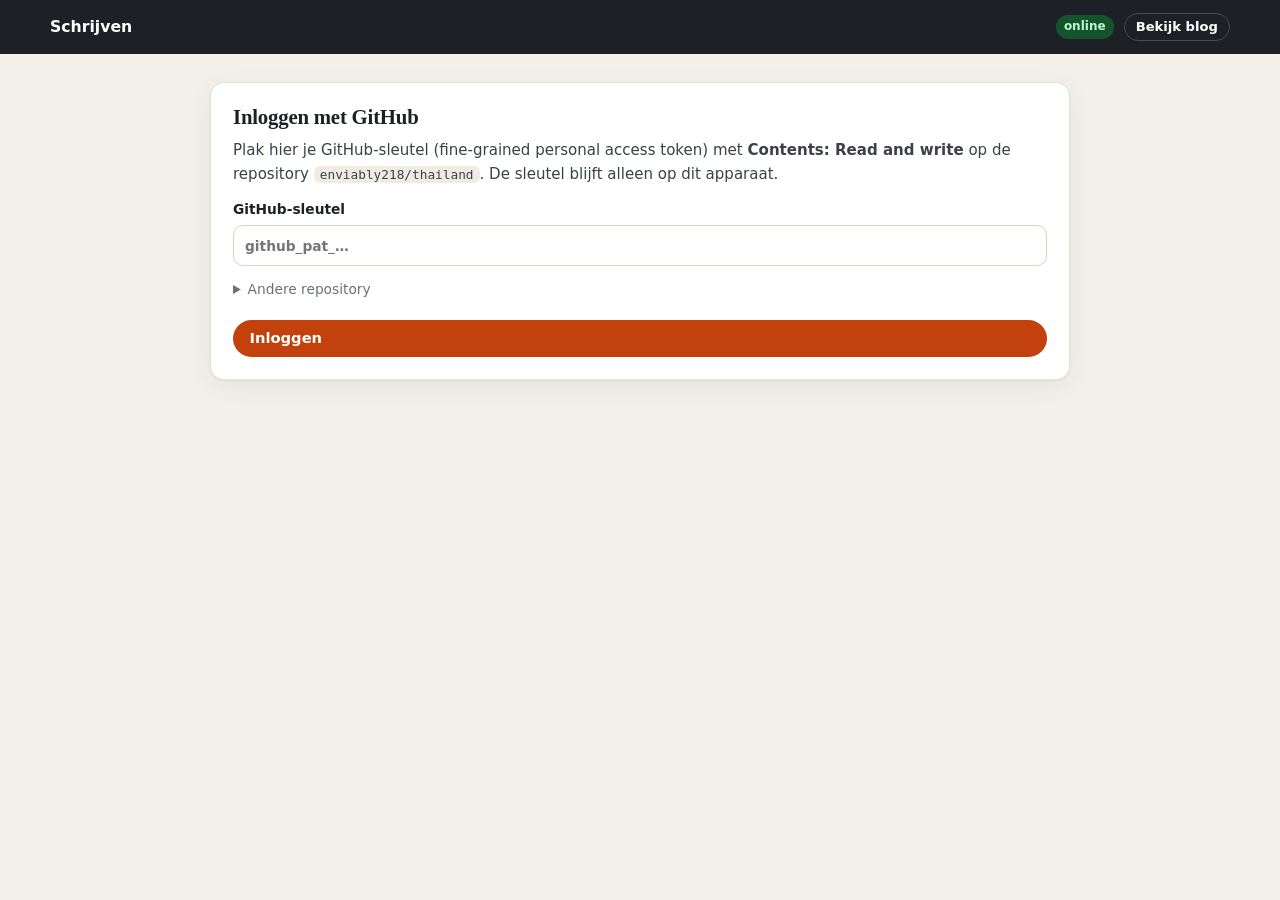
<file: beheer.html>
<!doctype html>
<html lang="nl">
<head>
  <meta charset="utf-8">
  <meta name="viewport" content="width=device-width, initial-scale=1, viewport-fit=cover">
  <meta name="robots" content="noindex, nofollow">
  <title>Schrijven · reisblog</title>
  <meta name="theme-color" content="#1d2125">
  <link rel="manifest" href="manifest.webmanifest">
  <link rel="icon" href="assets/icon.svg" type="image/svg+xml">
  <link rel="apple-touch-icon" href="assets/icon-192.png">
  <meta name="apple-mobile-web-app-capable" content="yes">
  <link rel="stylesheet" href="assets/vendor/leaflet/leaflet.css">
  <link rel="stylesheet" href="assets/style.css">
  <link rel="stylesheet" href="assets/admin.css">
</head>
<body class="admin">
  <header class="abar">
    <div class="wrap abar-inner">
      <div class="abar-title"><strong>Schrijven</strong><span id="abarTrip"></span></div>
      <div class="abar-right">
        <span class="net" id="net"></span>
        <a class="btn btn-sm btn-ghost-dark" href="./" target="_blank" rel="noopener">Bekijk blog</a>
      </div>
    </div>
  </header>

  <main class="wrap amain">
    <div id="toast" class="toast" hidden></div>

    <!-- Inloggen -->
    <section id="scrLogin" class="card screen" hidden>
      <h2>Inloggen met GitHub</h2>
      <p>Plak hier je GitHub-sleutel (fine-grained personal access token) met <strong>Contents: Read and write</strong> op de repository <code id="repoName"></code>. De sleutel blijft alleen op dit apparaat.</p>
      <form id="loginForm" class="stack">
        <label>GitHub-sleutel<input id="token" type="password" autocomplete="off" placeholder="github_pat_…" required></label>
        <details><summary>Andere repository</summary>
          <div class="row2"><label>Eigenaar<input id="owner"></label><label>Repository<input id="repo"></label></div>
        </details>
        <p class="err" id="loginErr" hidden></p>
        <button class="btn btn-primary" type="submit">Inloggen</button>
      </form>
    </section>

    <!-- Wachtwoord instellen -->
    <section id="scrSetup" class="card screen" hidden>
      <h2>Wachtwoord voor exacte locaties instellen</h2>
      <p>Met dit wachtwoord worden exacte locaties versleuteld. Lezers die het wachtwoord hebben, kunnen de exacte plekken zien. Kies een zin van 4 of meer losse woorden, bijvoorbeeld <em>mango-tuktuk-regen-veertien</em>. Stuur het wachtwoord niet mee in de blog zelf.</p>
      <form id="setupForm" class="stack">
        <label>Wachtwoord<input id="pw1" type="password" autocomplete="new-password" minlength="10" required></label>
        <label>Herhaal wachtwoord<input id="pw2" type="password" autocomplete="new-password" minlength="10" required></label>
        <p class="err" id="setupErr" hidden></p>
        <button class="btn btn-primary" type="submit">Wachtwoord instellen</button>
      </form>
    </section>

    <!-- Ontgrendelen -->
    <section id="scrUnlock" class="card screen" hidden>
      <h2>Wachtwoord invoeren</h2>
      <p>Nodig om exacte locaties te versleutelen. Dit hoef je per apparaat maar één keer te doen.</p>
      <form id="unlockForm2" class="stack">
        <label>Wachtwoord<input id="pwU" type="password" autocomplete="current-password" required></label>
        <p class="err" id="unlockErr" hidden></p>
        <button class="btn btn-primary" type="submit">Doorgaan</button>
      </form>
    </section>

    <!-- Hoofdscherm -->
    <section id="scrMain" hidden>
      <div class="queue card" id="queueBox" hidden></div>
      <nav class="tabs" id="tabs">
        <button data-tab="nieuw" class="on">Nieuw bericht</button>
        <button data-tab="berichten">Berichten</button>
        <button data-tab="tijdlijn">Tijdlijn</button>
        <button data-tab="vluchten">Vluchten</button>
        <button data-tab="intro">Intro</button>
        <button data-tab="instellingen">Instellingen</button>
      </nav>

      <div class="tab" id="tab-nieuw"></div>
      <div class="tab" id="tab-berichten" hidden></div>
      <div class="tab" id="tab-tijdlijn" hidden></div>
      <div class="tab" id="tab-vluchten" hidden></div>
      <div class="tab" id="tab-intro" hidden></div>
      <div class="tab" id="tab-instellingen" hidden></div>
    </section>
  </main>

  <script src="assets/vendor/leaflet/leaflet.js"></script>
  <script type="module" src="assets/admin.js"></script>
  <script>
    if ('serviceWorker' in navigator) addEventListener('load', () => navigator.serviceWorker.register('sw.js').catch(() => {}));
  </script>
</body>
</html>
</file>
<file: assets/vendor/leaflet/leaflet.css>
/* required styles */

.leaflet-pane,
.leaflet-tile,
.leaflet-marker-icon,
.leaflet-marker-shadow,
.leaflet-tile-container,
.leaflet-pane > svg,
.leaflet-pane > canvas,
.leaflet-zoom-box,
.leaflet-image-layer,
.leaflet-layer {
	position: absolute;
	left: 0;
	top: 0;
	}
.leaflet-container {
	overflow: hidden;
	}
.leaflet-tile,
.leaflet-marker-icon,
.leaflet-marker-shadow {
	-webkit-user-select: none;
	   -moz-user-select: none;
	        user-select: none;
	  -webkit-user-drag: none;
	}
/* Prevents IE11 from highlighting tiles in blue */
.leaflet-tile::selection {
	background: transparent;
}
/* Safari renders non-retina tile on retina better with this, but Chrome is worse */
.leaflet-safari .leaflet-tile {
	image-rendering: -webkit-optimize-contrast;
	}
/* hack that prevents hw layers "stretching" when loading new tiles */
.leaflet-safari .leaflet-tile-container {
	width: 1600px;
	height: 1600px;
	-webkit-transform-origin: 0 0;
	}
.leaflet-marker-icon,
.leaflet-marker-shadow {
	display: block;
	}
/* .leaflet-container svg: reset svg max-width decleration shipped in Joomla! (joomla.org) 3.x */
/* .leaflet-container img: map is broken in FF if you have max-width: 100% on tiles */
.leaflet-container .leaflet-overlay-pane svg {
	max-width: none !important;
	max-height: none !important;
	}
.leaflet-container .leaflet-marker-pane img,
.leaflet-container .leaflet-shadow-pane img,
.leaflet-container .leaflet-tile-pane img,
.leaflet-container img.leaflet-image-layer,
.leaflet-container .leaflet-tile {
	max-width: none !important;
	max-height: none !important;
	width: auto;
	padding: 0;
	}

.leaflet-container img.leaflet-tile {
	/* See: https://bugs.chromium.org/p/chromium/issues/detail?id=600120 */
	mix-blend-mode: plus-lighter;
}

.leaflet-container.leaflet-touch-zoom {
	-ms-touch-action: pan-x pan-y;
	touch-action: pan-x pan-y;
	}
.leaflet-container.leaflet-touch-drag {
	-ms-touch-action: pinch-zoom;
	/* Fallback for FF which doesn't support pinch-zoom */
	touch-action: none;
	touch-action: pinch-zoom;
}
.leaflet-container.leaflet-touch-drag.leaflet-touch-zoom {
	-ms-touch-action: none;
	touch-action: none;
}
.leaflet-container {
	-webkit-tap-highlight-color: transparent;
}
.leaflet-container a {
	-webkit-tap-highlight-color: rgba(51, 181, 229, 0.4);
}
.leaflet-tile {
	filter: inherit;
	visibility: hidden;
	}
.leaflet-tile-loaded {
	visibility: inherit;
	}
.leaflet-zoom-box {
	width: 0;
	height: 0;
	-moz-box-sizing: border-box;
	     box-sizing: border-box;
	z-index: 800;
	}
/* workaround for https://bugzilla.mozilla.org/show_bug.cgi?id=888319 */
.leaflet-overlay-pane svg {
	-moz-user-select: none;
	}

.leaflet-pane         { z-index: 400; }

.leaflet-tile-pane    { z-index: 200; }
.leaflet-overlay-pane { z-index: 400; }
.leaflet-shadow-pane  { z-index: 500; }
.leaflet-marker-pane  { z-index: 600; }
.leaflet-tooltip-pane   { z-index: 650; }
.leaflet-popup-pane   { z-index: 700; }

.leaflet-map-pane canvas { z-index: 100; }
.leaflet-map-pane svg    { z-index: 200; }

.leaflet-vml-shape {
	width: 1px;
	height: 1px;
	}
.lvml {
	behavior: url(#default#VML);
	display: inline-block;
	position: absolute;
	}


/* control positioning */

.leaflet-control {
	position: relative;
	z-index: 800;
	pointer-events: visiblePainted; /* IE 9-10 doesn't have auto */
	pointer-events: auto;
	}
.leaflet-top,
.leaflet-bottom {
	position: absolute;
	z-index: 1000;
	pointer-events: none;
	}
.leaflet-top {
	top: 0;
	}
.leaflet-right {
	right: 0;
	}
.leaflet-bottom {
	bottom: 0;
	}
.leaflet-left {
	left: 0;
	}
.leaflet-control {
	float: left;
	clear: both;
	}
.leaflet-right .leaflet-control {
	float: right;
	}
.leaflet-top .leaflet-control {
	margin-top: 10px;
	}
.leaflet-bottom .leaflet-control {
	margin-bottom: 10px;
	}
.leaflet-left .leaflet-control {
	margin-left: 10px;
	}
.leaflet-right .leaflet-control {
	margin-right: 10px;
	}


/* zoom and fade animations */

.leaflet-fade-anim .leaflet-popup {
	opacity: 0;
	-webkit-transition: opacity 0.2s linear;
	   -moz-transition: opacity 0.2s linear;
	        transition: opacity 0.2s linear;
	}
.leaflet-fade-anim .leaflet-map-pane .leaflet-popup {
	opacity: 1;
	}
.leaflet-zoom-animated {
	-webkit-transform-origin: 0 0;
	    -ms-transform-origin: 0 0;
	        transform-origin: 0 0;
	}
svg.leaflet-zoom-animated {
	will-change: transform;
}

.leaflet-zoom-anim .leaflet-zoom-animated {
	-webkit-transition: -webkit-transform 0.25s cubic-bezier(0,0,0.25,1);
	   -moz-transition:    -moz-transform 0.25s cubic-bezier(0,0,0.25,1);
	        transition:         transform 0.25s cubic-bezier(0,0,0.25,1);
	}
.leaflet-zoom-anim .leaflet-tile,
.leaflet-pan-anim .leaflet-tile {
	-webkit-transition: none;
	   -moz-transition: none;
	        transition: none;
	}

.leaflet-zoom-anim .leaflet-zoom-hide {
	visibility: hidden;
	}


/* cursors */

.leaflet-interactive {
	cursor: pointer;
	}
.leaflet-grab {
	cursor: -webkit-grab;
	cursor:    -moz-grab;
	cursor:         grab;
	}
.leaflet-crosshair,
.leaflet-crosshair .leaflet-interactive {
	cursor: crosshair;
	}
.leaflet-popup-pane,
.leaflet-control {
	cursor: auto;
	}
.leaflet-dragging .leaflet-grab,
.leaflet-dragging .leaflet-grab .leaflet-interactive,
.leaflet-dragging .leaflet-marker-draggable {
	cursor: move;
	cursor: -webkit-grabbing;
	cursor:    -moz-grabbing;
	cursor:         grabbing;
	}

/* marker & overlays interactivity */
.leaflet-marker-icon,
.leaflet-marker-shadow,
.leaflet-image-layer,
.leaflet-pane > svg path,
.leaflet-tile-container {
	pointer-events: none;
	}

.leaflet-marker-icon.leaflet-interactive,
.leaflet-image-layer.leaflet-interactive,
.leaflet-pane > svg path.leaflet-interactive,
svg.leaflet-image-layer.leaflet-interactive path {
	pointer-events: visiblePainted; /* IE 9-10 doesn't have auto */
	pointer-events: auto;
	}

/* visual tweaks */

.leaflet-container {
	background: #ddd;
	outline-offset: 1px;
	}
.leaflet-container a {
	color: #0078A8;
	}
.leaflet-zoom-box {
	border: 2px dotted #38f;
	background: rgba(255,255,255,0.5);
	}


/* general typography */
.leaflet-container {
	font-family: "Helvetica Neue", Arial, Helvetica, sans-serif;
	font-size: 12px;
	font-size: 0.75rem;
	line-height: 1.5;
	}


/* general toolbar styles */

.leaflet-bar {
	box-shadow: 0 1px 5px rgba(0,0,0,0.65);
	border-radius: 4px;
	}
.leaflet-bar a {
	background-color: #fff;
	border-bottom: 1px solid #ccc;
	width: 26px;
	height: 26px;
	line-height: 26px;
	display: block;
	text-align: center;
	text-decoration: none;
	color: black;
	}
.leaflet-bar a,
.leaflet-control-layers-toggle {
	background-position: 50% 50%;
	background-repeat: no-repeat;
	display: block;
	}
.leaflet-bar a:hover,
.leaflet-bar a:focus {
	background-color: #f4f4f4;
	}
.leaflet-bar a:first-child {
	border-top-left-radius: 4px;
	border-top-right-radius: 4px;
	}
.leaflet-bar a:last-child {
	border-bottom-left-radius: 4px;
	border-bottom-right-radius: 4px;
	border-bottom: none;
	}
.leaflet-bar a.leaflet-disabled {
	cursor: default;
	background-color: #f4f4f4;
	color: #bbb;
	}

.leaflet-touch .leaflet-bar a {
	width: 30px;
	height: 30px;
	line-height: 30px;
	}
.leaflet-touch .leaflet-bar a:first-child {
	border-top-left-radius: 2px;
	border-top-right-radius: 2px;
	}
.leaflet-touch .leaflet-bar a:last-child {
	border-bottom-left-radius: 2px;
	border-bottom-right-radius: 2px;
	}

/* zoom control */

.leaflet-control-zoom-in,
.leaflet-control-zoom-out {
	font: bold 18px 'Lucida Console', Monaco, monospace;
	text-indent: 1px;
	}

.leaflet-touch .leaflet-control-zoom-in, .leaflet-touch .leaflet-control-zoom-out  {
	font-size: 22px;
	}


/* layers control */

.leaflet-control-layers {
	box-shadow: 0 1px 5px rgba(0,0,0,0.4);
	background: #fff;
	border-radius: 5px;
	}
.leaflet-control-layers-toggle {
	background-image: url(images/layers.png);
	width: 36px;
	height: 36px;
	}
.leaflet-retina .leaflet-control-layers-toggle {
	background-image: url(images/layers-2x.png);
	background-size: 26px 26px;
	}
.leaflet-touch .leaflet-control-layers-toggle {
	width: 44px;
	height: 44px;
	}
.leaflet-control-layers .leaflet-control-layers-list,
.leaflet-control-layers-expanded .leaflet-control-layers-toggle {
	display: none;
	}
.leaflet-control-layers-expanded .leaflet-control-layers-list {
	display: block;
	position: relative;
	}
.leaflet-control-layers-expanded {
	padding: 6px 10px 6px 6px;
	color: #333;
	background: #fff;
	}
.leaflet-control-layers-scrollbar {
	overflow-y: scroll;
	overflow-x: hidden;
	padding-right: 5px;
	}
.leaflet-control-layers-selector {
	margin-top: 2px;
	position: relative;
	top: 1px;
	}
.leaflet-control-layers label {
	display: block;
	font-size: 13px;
	font-size: 1.08333em;
	}
.leaflet-control-layers-separator {
	height: 0;
	border-top: 1px solid #ddd;
	margin: 5px -10px 5px -6px;
	}

/* Default icon URLs */
.leaflet-default-icon-path { /* used only in path-guessing heuristic, see L.Icon.Default */
	background-image: url(images/marker-icon.png);
	}


/* attribution and scale controls */

.leaflet-container .leaflet-control-attribution {
	background: #fff;
	background: rgba(255, 255, 255, 0.8);
	margin: 0;
	}
.leaflet-control-attribution,
.leaflet-control-scale-line {
	padding: 0 5px;
	color: #333;
	line-height: 1.4;
	}
.leaflet-control-attribution a {
	text-decoration: none;
	}
.leaflet-control-attribution a:hover,
.leaflet-control-attribution a:focus {
	text-decoration: underline;
	}
.leaflet-attribution-flag {
	display: inline !important;
	vertical-align: baseline !important;
	width: 1em;
	height: 0.6669em;
	}
.leaflet-left .leaflet-control-scale {
	margin-left: 5px;
	}
.leaflet-bottom .leaflet-control-scale {
	margin-bottom: 5px;
	}
.leaflet-control-scale-line {
	border: 2px solid #777;
	border-top: none;
	line-height: 1.1;
	padding: 2px 5px 1px;
	white-space: nowrap;
	-moz-box-sizing: border-box;
	     box-sizing: border-box;
	background: rgba(255, 255, 255, 0.8);
	text-shadow: 1px 1px #fff;
	}
.leaflet-control-scale-line:not(:first-child) {
	border-top: 2px solid #777;
	border-bottom: none;
	margin-top: -2px;
	}
.leaflet-control-scale-line:not(:first-child):not(:last-child) {
	border-bottom: 2px solid #777;
	}

.leaflet-touch .leaflet-control-attribution,
.leaflet-touch .leaflet-control-layers,
.leaflet-touch .leaflet-bar {
	box-shadow: none;
	}
.leaflet-touch .leaflet-control-layers,
.leaflet-touch .leaflet-bar {
	border: 2px solid rgba(0,0,0,0.2);
	background-clip: padding-box;
	}


/* popup */

.leaflet-popup {
	position: absolute;
	text-align: center;
	margin-bottom: 20px;
	}
.leaflet-popup-content-wrapper {
	padding: 1px;
	text-align: left;
	border-radius: 12px;
	}
.leaflet-popup-content {
	margin: 13px 24px 13px 20px;
	line-height: 1.3;
	font-size: 13px;
	font-size: 1.08333em;
	min-height: 1px;
	}
.leaflet-popup-content p {
	margin: 17px 0;
	margin: 1.3em 0;
	}
.leaflet-popup-tip-container {
	width: 40px;
	height: 20px;
	position: absolute;
	left: 50%;
	margin-top: -1px;
	margin-left: -20px;
	overflow: hidden;
	pointer-events: none;
	}
.leaflet-popup-tip {
	width: 17px;
	height: 17px;
	padding: 1px;

	margin: -10px auto 0;
	pointer-events: auto;

	-webkit-transform: rotate(45deg);
	   -moz-transform: rotate(45deg);
	    -ms-transform: rotate(45deg);
	        transform: rotate(45deg);
	}
.leaflet-popup-content-wrapper,
.leaflet-popup-tip {
	background: white;
	color: #333;
	box-shadow: 0 3px 14px rgba(0,0,0,0.4);
	}
.leaflet-container a.leaflet-popup-close-button {
	position: absolute;
	top: 0;
	right: 0;
	border: none;
	text-align: center;
	width: 24px;
	height: 24px;
	font: 16px/24px Tahoma, Verdana, sans-serif;
	color: #757575;
	text-decoration: none;
	background: transparent;
	}
.leaflet-container a.leaflet-popup-close-button:hover,
.leaflet-container a.leaflet-popup-close-button:focus {
	color: #585858;
	}
.leaflet-popup-scrolled {
	overflow: auto;
	}

.leaflet-oldie .leaflet-popup-content-wrapper {
	-ms-zoom: 1;
	}
.leaflet-oldie .leaflet-popup-tip {
	width: 24px;
	margin: 0 auto;

	-ms-filter: "progid:DXImageTransform.Microsoft.Matrix(M11=0.70710678, M12=0.70710678, M21=-0.70710678, M22=0.70710678)";
	filter: progid:DXImageTransform.Microsoft.Matrix(M11=0.70710678, M12=0.70710678, M21=-0.70710678, M22=0.70710678);
	}

.leaflet-oldie .leaflet-control-zoom,
.leaflet-oldie .leaflet-control-layers,
.leaflet-oldie .leaflet-popup-content-wrapper,
.leaflet-oldie .leaflet-popup-tip {
	border: 1px solid #999;
	}


/* div icon */

.leaflet-div-icon {
	background: #fff;
	border: 1px solid #666;
	}


/* Tooltip */
/* Base styles for the element that has a tooltip */
.leaflet-tooltip {
	position: absolute;
	padding: 6px;
	background-color: #fff;
	border: 1px solid #fff;
	border-radius: 3px;
	color: #222;
	white-space: nowrap;
	-webkit-user-select: none;
	-moz-user-select: none;
	-ms-user-select: none;
	user-select: none;
	pointer-events: none;
	box-shadow: 0 1px 3px rgba(0,0,0,0.4);
	}
.leaflet-tooltip.leaflet-interactive {
	cursor: pointer;
	pointer-events: auto;
	}
.leaflet-tooltip-top:before,
.leaflet-tooltip-bottom:before,
.leaflet-tooltip-left:before,
.leaflet-tooltip-right:before {
	position: absolute;
	pointer-events: none;
	border: 6px solid transparent;
	background: transparent;
	content: "";
	}

/* Directions */

.leaflet-tooltip-bottom {
	margin-top: 6px;
}
.leaflet-tooltip-top {
	margin-top: -6px;
}
.leaflet-tooltip-bottom:before,
.leaflet-tooltip-top:before {
	left: 50%;
	margin-left: -6px;
	}
.leaflet-tooltip-top:before {
	bottom: 0;
	margin-bottom: -12px;
	border-top-color: #fff;
	}
.leaflet-tooltip-bottom:before {
	top: 0;
	margin-top: -12px;
	margin-left: -6px;
	border-bottom-color: #fff;
	}
.leaflet-tooltip-left {
	margin-left: -6px;
}
.leaflet-tooltip-right {
	margin-left: 6px;
}
.leaflet-tooltip-left:before,
.leaflet-tooltip-right:before {
	top: 50%;
	margin-top: -6px;
	}
.leaflet-tooltip-left:before {
	right: 0;
	margin-right: -12px;
	border-left-color: #fff;
	}
.leaflet-tooltip-right:before {
	left: 0;
	margin-left: -12px;
	border-right-color: #fff;
	}

/* Printing */

@media print {
	/* Prevent printers from removing background-images of controls. */
	.leaflet-control {
		-webkit-print-color-adjust: exact;
		print-color-adjust: exact;
		}
	}
</file>
<file: assets/style.css>
:root {
  --bg: #f7f4ee;
  --card: #ffffff;
  --ink: #1d2125;
  --ink-2: #3b4148;
  --muted: #6b7079;
  --line: #e7e1d6;
  --accent: #c2410c;
  --accent-soft: #fbeee6;
  --teal: #0f766e;
  --violet: #7c3aed;
  --radius: 14px;
  --shadow: 0 1px 2px rgba(28, 25, 20, .05), 0 6px 24px rgba(28, 25, 20, .06);
  --serif: "Iowan Old Style", "Palatino Linotype", "Book Antiqua", Palatino, Georgia, "Times New Roman", serif;
  --sans: system-ui, -apple-system, "Segoe UI", Roboto, "Helvetica Neue", Arial, sans-serif;
}
* { box-sizing: border-box; }
[hidden] { display: none !important; }
html { -webkit-text-size-adjust: 100%; scroll-behavior: smooth; }
body { margin: 0; background: var(--bg); color: var(--ink); font: 16px/1.6 var(--sans); }
body.no-scroll { overflow: hidden; }
a { color: var(--accent); text-underline-offset: 2px; }
img { max-width: 100%; display: block; }
h1, h2, h3, h4 { font-family: var(--serif); font-weight: 600; letter-spacing: -.01em; line-height: 1.2; margin: 0; }
.wrap { width: min(1180px, 100% - 32px); margin-inline: auto; }
.sr-only { position: absolute; width: 1px; height: 1px; overflow: hidden; clip: rect(0 0 0 0); }
.fine { font-size: .82rem; color: var(--muted); }
.card { background: var(--card); border: 1px solid var(--line); border-radius: var(--radius); box-shadow: var(--shadow); }
svg.i { width: 1em; height: 1em; flex: none; }
.intro-grid:has(> #subscribe[hidden]) { grid-template-columns: minmax(0, 760px); }

/* knoppen */
.btn { display: inline-flex; align-items: center; gap: .45em; font: 600 .92rem/1 var(--sans); padding: .7em 1.05em; border-radius: 999px; border: 1px solid transparent; cursor: pointer; text-decoration: none; transition: background .15s, border-color .15s, color .15s; white-space: nowrap; }
.btn-primary { background: var(--accent); color: #fff; }
.btn-primary:hover { background: #a8380a; }
.btn-primary:disabled { opacity: .6; cursor: progress; }
.btn-ghost { background: transparent; color: var(--ink-2); border-color: var(--line); }
.btn-ghost:hover { border-color: #cfc6b6; background: #fff; }
.btn-sm { padding: .5em .85em; font-size: .82rem; }
.btn-wa { background: #e8f7ee; color: #12753a; padding: .5em .9em; font-size: .85rem; }
.btn-wa:hover { background: #d6f1e1; }
.btn-danger { background: #fff; color: #b42318; border-color: #f1c7c2; }
.btn-danger:hover { background: #fef3f2; }

/* hero */
.hero { background: radial-gradient(1200px 400px at 85% -10%, #fde6d4 0%, transparent 60%), radial-gradient(900px 380px at 0% 0%, #e3f1ee 0%, transparent 55%), var(--bg); border-bottom: 1px solid var(--line); }
.hero-inner { padding: 28px 0 30px; }
.hero-top { display: flex; justify-content: space-between; align-items: center; margin-bottom: 18px; }
.kicker { text-transform: uppercase; letter-spacing: .14em; font-size: .74rem; font-weight: 700; color: var(--accent); }
.btn-lock { background: rgba(255, 255, 255, .7); backdrop-filter: blur(4px); font-size: .82rem; padding: .55em .9em; }
.btn-lock.on { color: var(--violet); border-color: #d9c9fb; background: #f6f1ff; }
.hero h1 { font-size: clamp(2.4rem, 6vw, 4rem); }
.subtitle { margin: 8px 0 18px; color: var(--ink-2); font-size: 1.08rem; }
.route-chips { list-style: none; display: flex; flex-wrap: wrap; align-items: center; gap: 4px 0; padding: 0; margin: 0 0 20px; font-size: .9rem; color: var(--ink-2); font-weight: 500; }
.route-chips li:not(:last-child)::after { content: "→"; margin: 0 9px; color: #c3a98c; font-weight: 400; }
.status { display: inline-flex; flex-wrap: wrap; align-items: center; gap: 4px 8px; background: #fff; border: 1px solid var(--line); border-radius: 12px; padding: 10px 14px; font-size: .92rem; box-shadow: var(--shadow); }
.status .sep { color: #c9bfae; }
.dot { width: 9px; height: 9px; border-radius: 50%; background: #d4a373; flex: none; }
.dot.live { background: #16a34a; box-shadow: 0 0 0 0 rgba(22, 163, 74, .5); animation: pulse 2s infinite; }
.dot.done { background: var(--teal); }
@keyframes pulse { 70% { box-shadow: 0 0 0 8px rgba(22, 163, 74, 0); } 100% { box-shadow: 0 0 0 0 rgba(22, 163, 74, 0); } }

/* intro */
main { padding-bottom: 40px; }
.intro-grid { display: grid; grid-template-columns: 1.5fr 1fr; gap: 28px; padding: 34px 0 10px; align-items: start; }
.prose p { margin: 0 0 .9em; }
.prose p:last-child { margin-bottom: 0; }
.prose ul { margin: 0 0 .9em; padding-left: 1.2em; }
.prose h3, .prose h4 { margin: 1em 0 .4em; }
.intro { font-size: 1.08rem; color: var(--ink-2); }
.subscribe { padding: 20px; }
.subscribe-head { display: flex; gap: 10px; align-items: center; margin-bottom: 6px; }
.subscribe-head .ico { color: var(--accent); font-size: 1.3rem; display: flex; }
.subscribe h2 { font-size: 1.15rem; }
.subscribe p { margin: 0 0 12px; font-size: .92rem; color: var(--ink-2); }
.subscribe form { display: flex; gap: 8px; margin-bottom: 10px; }
.subscribe input { flex: 1; min-width: 0; }
input, textarea, select { font: inherit; color: inherit; border: 1px solid #d9d1c3; border-radius: 10px; padding: .62em .8em; background: #fff; width: 100%; }
input:focus, textarea:focus, select:focus { outline: 2px solid #f2b893; outline-offset: 0; border-color: var(--accent); }

/* reis */
.section-head { display: flex; align-items: baseline; justify-content: space-between; gap: 12px; margin: 30px 0 14px; flex-wrap: wrap; }
.section-head h2 { font-size: 1.7rem; }
.seg { display: inline-flex; background: #fff; border: 1px solid var(--line); border-radius: 999px; padding: 3px; }
.seg button { border: 0; background: transparent; font: 600 .82rem var(--sans); padding: .45em .9em; border-radius: 999px; color: var(--muted); cursor: pointer; }
.seg button.on { background: var(--ink); color: #fff; }
.journey-grid { display: grid; grid-template-columns: 1.55fr 1fr; gap: 18px; align-items: start; }
.map-card { overflow: hidden; position: sticky; top: 14px; }
.map { height: 560px; background: #e9e5dc; }
.legend { list-style: none; display: flex; flex-wrap: wrap; gap: 6px 16px; margin: 0; padding: 10px 14px; border-top: 1px solid var(--line); font-size: .8rem; color: var(--muted); }
.legend li { display: flex; align-items: center; gap: 6px; }
.legend i { display: inline-block; width: 22px; height: 0; }
.lg-done { border-top: 3px solid var(--accent); }
.lg-plan { border-top: 2px dashed #8a8f98; }
.lg-post { width: 11px !important; height: 11px !important; border-radius: 50%; background: var(--accent); border: 2px solid #fff; box-shadow: 0 0 0 1px #e2d8c8; }
.lg-stay { width: 14px !important; height: 14px !important; border-radius: 50%; background: rgba(15, 118, 110, .14); border: 1.5px solid var(--teal); }
.leaflet-container { font: inherit; }
.leaflet-tooltip, .leaflet-popup-content { font-size: .84rem; line-height: 1.4; }
.pop a { font-weight: 600; }
.here-dot { display: grid; place-items: center; width: 30px; height: 30px; border-radius: 50%; background: var(--ink); color: #fff; font-size: 16px; box-shadow: 0 0 0 4px rgba(255, 255, 255, .85), 0 4px 10px rgba(0, 0, 0, .25); }
.here-dot.flight svg { transform: rotate(90deg); }

.timeline-card { padding: 0; overflow: hidden; }
.timeline-head { display: flex; justify-content: space-between; align-items: baseline; padding: 14px 16px 10px; border-bottom: 1px solid var(--line); }
.timeline-head h3 { font-size: 1.15rem; }
.timeline { max-height: 560px; overflow: auto; padding: 4px 0 10px; overscroll-behavior: contain; }
.tl-day { padding: 10px 16px 2px; }
.tl-date { display: flex; gap: 8px; align-items: baseline; font-size: .8rem; color: var(--muted); margin-bottom: 4px; position: sticky; top: -4px; background: #fff; padding: 4px 0; z-index: 1; }
.tl-n { font-weight: 700; color: var(--ink); }
.tl-day.today .tl-n { color: var(--accent); }
.tl-day.today .tl-date::after { content: "vandaag"; font-size: .7rem; text-transform: uppercase; letter-spacing: .08em; font-weight: 700; color: #fff; background: var(--accent); border-radius: 999px; padding: 1px 7px; }
.tl-day ul { list-style: none; margin: 0; padding: 0 0 0 4px; border-left: 2px solid var(--line); }
.tl-item { display: grid; grid-template-columns: 26px 1fr; gap: 8px; padding: 7px 8px 7px 0; margin-left: -13px; cursor: pointer; border-radius: 10px; }
.tl-item:hover, .tl-item:focus-visible { background: #faf7f2; outline: none; }
.tl-ico { width: 24px; height: 24px; border-radius: 50%; display: grid; place-items: center; background: #fff; border: 1.5px solid #cfc6b6; color: var(--ink-2); font-size: 13px; }
.tl-item.flight .tl-ico svg { transform: rotate(90deg); }
.tl-item.past .tl-ico { background: var(--ink-2); border-color: var(--ink-2); color: #fff; }
.tl-item.now .tl-ico { background: #16a34a; border-color: #16a34a; color: #fff; }
.tl-item.tl-post .tl-ico { background: var(--accent-soft); border-color: #f2b893; color: var(--accent); }
.tl-item.stay .tl-ico { color: var(--teal); border-color: #9fd1cb; }
.tl-item.stay.past .tl-ico { background: var(--teal); border-color: var(--teal); color: #fff; }
.tl-time { font-size: .78rem; color: var(--muted); font-variant-numeric: tabular-nums; }
.tl-title { font-weight: 600; font-size: .94rem; line-height: 1.3; }
.tl-item.tl-post .tl-title { font-family: var(--serif); font-size: 1rem; }
.tl-item.future .tl-title { color: var(--ink-2); }
.tl-sub { font-size: .8rem; color: var(--muted); }
.tag { display: inline-block; background: #e3f1ee; color: var(--teal); border-radius: 999px; padding: 0 7px; font-size: .72rem; font-weight: 600; }
.t-local { font-weight: 600; color: var(--ink-2); }
.t-zone { font-size: .72em; font-weight: 700; letter-spacing: .04em; color: var(--muted); }
.t-sep { margin: 0 5px; color: #c9bfae; }
.t-nl { color: var(--muted); }

/* posts */
.posts-wrap { max-width: 780px; }
.posts { display: grid; gap: 22px; }
.day-head { font-family: var(--sans); font-size: .84rem; color: var(--muted); font-weight: 600; display: flex; gap: 10px; align-items: center; margin: 14px 0 -6px; }
.day-head span { color: var(--accent); font-weight: 700; }
.day-head::after { content: ""; flex: 1; height: 1px; background: var(--line); }
.post { padding: 22px 24px; scroll-margin-top: 16px; }
.post header { margin-bottom: 12px; }
.post-meta { font-size: .82rem; color: var(--muted); margin-bottom: 4px; }
.post h4 { font-size: 1.55rem; }
.post .prose { font-size: 1.04rem; }
.gallery { display: grid; gap: 4px; margin: 0 -24px 16px; grid-template-columns: repeat(6, 1fr); }
.gallery .ph { padding: 0; border: 0; background: #eee; cursor: zoom-in; overflow: hidden; aspect-ratio: 4 / 3; }
.gallery img { width: 100%; height: 100%; object-fit: cover; transition: transform .3s; }
.gallery .ph:hover img { transform: scale(1.03); }
.g1 .ph { grid-column: span 6; aspect-ratio: 3 / 2; }
.g2 .ph { grid-column: span 3; }
.g3 .ph:first-child { grid-column: span 6; aspect-ratio: 2 / 1; }
.g3 .ph:not(:first-child) { grid-column: span 3; }
.g4 .ph { grid-column: span 3; }
.g5 .ph:nth-child(-n+2) { grid-column: span 3; }
.g5 .ph:nth-child(n+3) { grid-column: span 2; }
.post-loc { display: flex; gap: 14px; align-items: center; margin-top: 16px; padding-top: 14px; border-top: 1px solid var(--line); }
.mini-map { width: 150px; height: 104px; border-radius: 10px; overflow: hidden; flex: none; background: #e9e5dc; cursor: pointer; border: 1px solid var(--line); }
.loc-text { font-size: .9rem; color: var(--ink-2); min-width: 0; }
.coord { display: inline-flex; align-items: baseline; gap: 4px; flex-wrap: wrap; }
.coord svg { color: var(--accent); position: relative; top: 2px; }
.coord.exact { font-variant-numeric: tabular-nums; font-weight: 600; color: var(--violet); }
.coord.exact svg { color: var(--violet); }
.post-foot { display: flex; gap: 8px; margin-top: 16px; flex-wrap: wrap; }
.empty { padding: 28px; text-align: center; color: var(--ink-2); }
.empty p { margin: 4px 0; }

.footer { padding: 20px 0 40px; color: var(--muted); font-size: .82rem; border-top: 1px solid var(--line); }
.footer a { color: var(--muted); }

/* dialoog */
.dlg { border: 0; border-radius: 16px; padding: 24px; width: min(420px, 92vw); box-shadow: 0 20px 60px rgba(0, 0, 0, .25); }
.dlg::backdrop { background: rgba(20, 18, 15, .45); }
.dlg h2 { font-size: 1.3rem; margin-bottom: 8px; }
.dlg p { color: var(--ink-2); font-size: .92rem; margin: 0 0 14px; }
.dlg label { display: block; font-weight: 600; font-size: .86rem; margin-bottom: 6px; }
.dlg-actions { display: flex; justify-content: flex-end; gap: 8px; margin-top: 16px; }
.err { color: #b42318 !important; font-size: .88rem !important; margin: 8px 0 0 !important; }

/* lightbox */
.lightbox { position: fixed; inset: 0; background: rgba(12, 11, 10, .94); z-index: 2000; display: grid; place-items: center; }
.lightbox[hidden] { display: none; }
.lightbox figure { margin: 0; max-width: 94vw; max-height: 90vh; display: grid; gap: 10px; justify-items: center; }
.lightbox img { max-width: 94vw; max-height: 82vh; object-fit: contain; border-radius: 4px; }
.lightbox figcaption { color: #e9e5dc; font-size: .92rem; text-align: center; }
.lightbox button { position: absolute; background: rgba(255, 255, 255, .1); border: 0; color: #fff; font-size: 2rem; width: 48px; height: 48px; border-radius: 50%; cursor: pointer; line-height: 1; }
.lb-close { top: 14px; right: 14px; }
.lb-prev { left: 14px; top: 50%; }
.lb-next { right: 14px; top: 50%; }

@media (max-width: 960px) {
  .journey-grid { grid-template-columns: 1fr; }
  .map-card { position: static; }
  .map { height: 380px; }
  .timeline { max-height: 460px; }
  .intro-grid { grid-template-columns: 1fr; gap: 18px; padding-top: 24px; }
}
@media (max-width: 560px) {
  .wrap { width: calc(100% - 24px); }
  .post { padding: 18px 16px; }
  .gallery { margin: 0 -16px 14px; }
  .post h4 { font-size: 1.35rem; }
  .post-loc { align-items: flex-start; }
  .mini-map { width: 112px; height: 90px; }
  .subscribe form { flex-direction: column; }
  .status { font-size: .86rem; }
}
</file>
<file: assets/admin.css>
body.admin { background: #f3f0ea; }
.abar { background: #1d2125; color: #fff; position: sticky; top: 0; z-index: 1000; }
.abar-inner { display: flex; align-items: center; justify-content: space-between; min-height: 54px; gap: 10px; }
.abar-title { font-size: .98rem; }
.abar-title span { color: #b8bcc2; }
.abar-right { display: flex; align-items: center; gap: 10px; }
.btn-ghost-dark { color: #fff; border: 1px solid #444b53; background: transparent; }
.btn-ghost-dark:hover { background: #2a3036; }
.net { font-size: .75rem; padding: 2px 8px; border-radius: 999px; font-weight: 600; }
.net.on { background: #14532d; color: #bbf7d0; }
.net.off { background: #7c2d12; color: #fed7aa; }
.amain { max-width: 860px; padding: 18px 0 80px; }
.screen { padding: 22px; margin-top: 10px; }
.screen h2, .editor h2, .card > h2 { font-size: 1.3rem; margin-bottom: 8px; }
.screen p, .editor p, .card > p { color: var(--ink-2); font-size: .94rem; margin: 0 0 12px; }
.stack { display: grid; gap: 12px; }
label { font-weight: 600; font-size: .86rem; display: grid; gap: 5px; }
label.chk { display: inline-flex; align-items: center; gap: 6px; font-weight: 500; white-space: nowrap; }
label.chk input { width: auto; padding: 0; margin: 0; flex: none; }
.locbar label.chk { flex: none; }
.fld { margin-bottom: 14px; }
.fld.small { margin-bottom: 8px; }
.flabel { font-weight: 600; font-size: .86rem; margin-bottom: 6px; }
.hint { font-weight: 400; font-size: .78rem; color: var(--muted); }
details summary { cursor: pointer; font-size: .86rem; color: var(--muted); margin-bottom: 8px; }
.row2 { display: grid; grid-template-columns: 1fr 1fr; gap: 12px; }
.row3 { display: grid; grid-template-columns: 1.4fr 1fr 1fr; gap: 10px; }
code { background: #f1ece3; border-radius: 6px; padding: 1px 6px; font-size: .85em; word-break: break-all; }
.tabs { display: flex; gap: 4px; overflow-x: auto; margin: 6px 0 14px; padding-bottom: 2px; scrollbar-width: none; }
.tabs button { border: 0; background: transparent; font: 600 .9rem var(--sans); padding: .6em .95em; border-radius: 999px; color: var(--ink-2); cursor: pointer; white-space: nowrap; }
.tabs button.on { background: var(--ink); color: #fff; }
.editor { padding: 20px; margin-bottom: 16px; }
.ed-head { display: flex; justify-content: space-between; align-items: center; margin-bottom: 10px; }
.ed-head h2 { margin: 0; }
textarea { resize: vertical; min-height: 120px; line-height: 1.5; }
.photos { display: grid; grid-template-columns: repeat(auto-fill, minmax(150px, 1fr)); gap: 10px; margin-bottom: 10px; }
.photos:empty { display: none; }
.phx { border: 1px solid var(--line); border-radius: 10px; overflow: hidden; background: #faf8f4; display: grid; }
.phx img, .ph-wait { width: 100%; aspect-ratio: 4 / 3; object-fit: cover; }
.ph-wait { display: grid; place-items: center; font-size: .8rem; color: var(--muted); }
.phx .cap { border: 0; border-top: 1px solid var(--line); border-radius: 0; font-size: .82rem; padding: .5em .6em; }
.ph-tools { display: flex; gap: 4px; padding: 4px 6px; align-items: center; justify-content: flex-end; border-top: 1px solid var(--line); }
.ph-tools .fine { margin-right: auto; }
.ph-tools button { border: 0; background: #fff; border-radius: 6px; padding: 2px 8px; cursor: pointer; font-size: .85rem; }
.ph-tools .rm { color: #b42318; }
.addph { width: fit-content; }
.locbar { display: flex; gap: 8px; align-items: center; flex-wrap: wrap; margin-bottom: 8px; }
.locbar input { flex: 1; min-width: 180px; }
.pick-map { height: 300px; border-radius: 12px; border: 1px solid var(--line); background: #e9e5dc; margin-bottom: 8px; }
.locinfo { font-size: .86rem; color: var(--ink-2); margin-bottom: 10px; line-height: 1.7; }
.pill { display: inline-block; font-size: .7rem; font-weight: 700; text-transform: uppercase; letter-spacing: .05em; border-radius: 999px; padding: 1px 8px; }
.pill.exact { background: #f1e9ff; color: var(--violet); }
.pill.pub { background: var(--accent-soft); color: var(--accent); }
.xpin span { display: block; width: 18px; height: 18px; border-radius: 50%; background: var(--violet); border: 3px solid #fff; box-shadow: 0 1px 6px rgba(0, 0, 0, .35); }
.actions { display: flex; gap: 8px; align-items: center; flex-wrap: wrap; margin-top: 8px; }
.grow { flex: 1; }
.toast { position: fixed; left: 50%; bottom: 20px; transform: translateX(-50%); background: #1d2125; color: #fff; padding: 12px 18px; border-radius: 12px; z-index: 3000; max-width: min(560px, 92vw); font-size: .92rem; box-shadow: 0 10px 30px rgba(0, 0, 0, .25); }
.toast.bad { background: #8a1c12; }
.toast[hidden] { display: none; }
.done { padding: 18px 20px; border-color: #b7e4c7; background: #f0fbf4; }
.done.queued { border-color: #f5d0a9; background: #fff8f0; }
.done h3 { font-family: var(--sans); font-size: 1.05rem; margin-bottom: 4px; }
.done p { margin: 0 0 10px; font-size: .92rem; color: var(--ink-2); }
.queue { display: flex; align-items: center; justify-content: space-between; gap: 12px; padding: 12px 16px; margin-bottom: 12px; border-color: #f5d0a9; background: #fff8f0; }
.list { padding: 6px 0; margin-bottom: 16px; }
.list-head { display: flex; justify-content: space-between; align-items: center; padding: 10px 16px; }
.list-head h2 { margin: 0; }
.li { display: grid; grid-template-columns: 64px 1fr auto; gap: 12px; align-items: center; padding: 10px 16px; border-top: 1px solid var(--line); }
.li img, .li .noimg { width: 64px; height: 48px; object-fit: cover; border-radius: 8px; background: #eee8dd; }
.li.ev { grid-template-columns: 28px 1fr auto; }
.li-main { min-width: 0; }
.li-main strong { display: block; line-height: 1.3; }
.ok { color: #15803d; font-weight: 600; }
.warn { color: #b45309; font-weight: 600; }
.flight { padding: 16px 18px; margin-top: 12px; display: grid; gap: 8px; }
.flight.over { outline: 2px dashed var(--accent); }
.flight .tl-ico svg { transform: rotate(90deg); }
.clickmode { display: flex; gap: 12px; align-items: center; flex-wrap: wrap; margin: 6px 0 8px; font-size: .86rem; }
.preview { border: 1px dashed var(--line); border-radius: 10px; padding: 12px 14px; background: #fcfbf8; margin-bottom: 8px; color: var(--ink-2); }
.card { margin-bottom: 0; }
#tab-tijdlijn .card, #tab-vluchten .card, #tab-instellingen .card { margin-bottom: 14px; }
@media (max-width: 640px) {
  .row2, .row3 { grid-template-columns: 1fr; gap: 0; }
  .editor { padding: 16px; }
  .pick-map { height: 260px; }
  .abar-title span { display: none; }
  .li { grid-template-columns: 52px 1fr; }
  .li img, .li .noimg { width: 52px; height: 40px; }
  .li > .btn { grid-column: 2; justify-self: start; }
  .li.ev { grid-template-columns: 28px 1fr; }
}
.flight code { white-space: nowrap; word-break: normal; }
</file>
